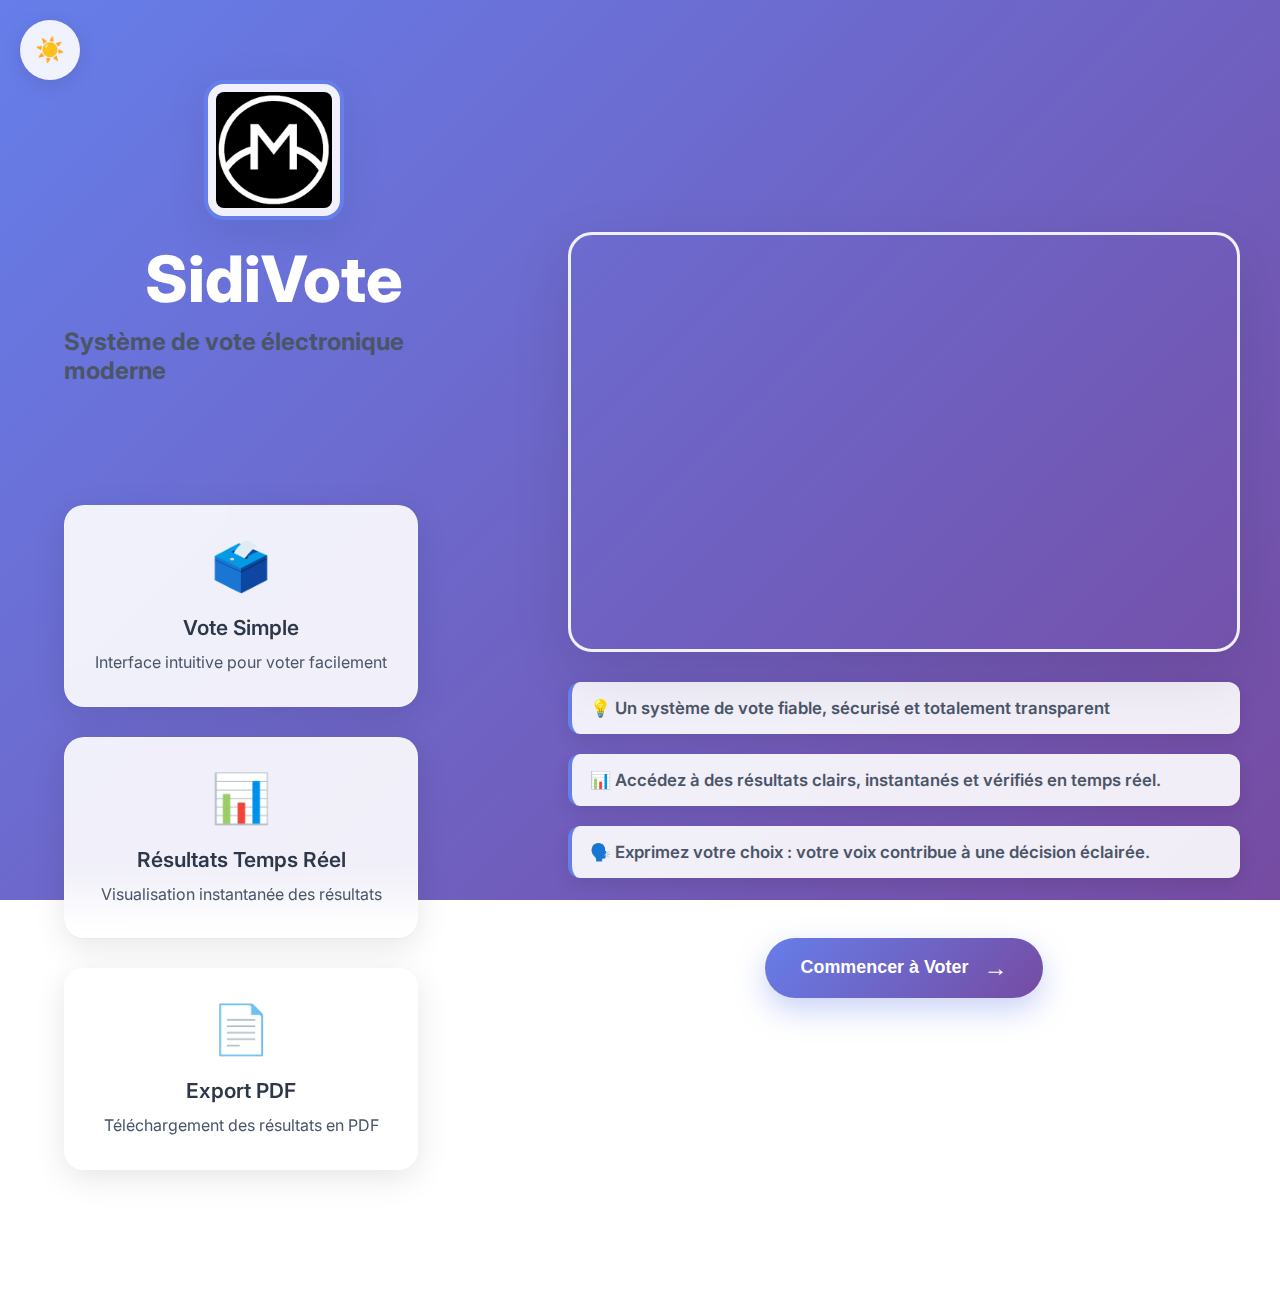
<file: index.html>
<!DOCTYPE html>
<html lang="fr">
<head>
  <meta charset="UTF-8">
  <meta name="viewport" content="width=device-width, initial-scale=1.0">
  <meta name="theme-color" content="#4F46E5">
  <meta name="description" content="Application de vote électronique moderne et sécurisée">
  <meta name="mobile-web-app-capable" content="yes">
  <meta name="apple-mobile-web-app-capable" content="yes">
  <meta name="apple-mobile-web-app-status-bar-style" content="black-translucent">
  <meta name="apple-mobile-web-app-title" content="SidiVote">
  <title>SidiVote - Accueil</title>
  <link rel="manifest" href="manifest.json">
  <link rel="apple-touch-icon" href="favicon.png">
  <link rel="preconnect" href="https://fonts.googleapis.com">
  <link rel="preconnect" href="https://fonts.gstatic.com" crossorigin>
  <link href="https://fonts.googleapis.com/css2?family=Inter:wght@400;500;600;700;800&display=swap" rel="stylesheet">
  <link rel="stylesheet" href="./Styles/home.css">
  <link rel="icon" type="image/png" href="favicon.png">
</head>
<body class="home-page">
  <!-- Bouton mode sombre/clair -->
  <button class="theme-toggle" onclick="toggleTheme()" aria-label="Changer de thème">
    <span class="sun">☀️</span>
    <span class="moon">🌙</span>
  </button>

  <div class="hero-container">
    <!-- Section principale -->
    <div class="hero-content">
      <div class="logo-section">
        <img src="./images/mon_logo.png" alt="Logo SidiVote" class="hero-logo">
        <h1 class="hero-title">SidiVote</h1>
        <p class="hero-subtitle">Système de vote électronique moderne</p>
      </div>

      <div class="features-grid">
        <div class="feature-card">
          <div class="feature-icon">🗳️</div>
          <h3>Vote Simple</h3>
          <p>Interface intuitive pour voter facilement</p>
        </div>
        <div class="feature-card">
          <div class="feature-icon">📊</div>
          <h3>Résultats Temps Réel</h3>
          <p>Visualisation instantanée des résultats</p>
        </div>
        <div class="feature-card">
          <div class="feature-icon">📄</div>
          <h3>Export PDF</h3>
          <p>Téléchargement des résultats en PDF</p>
        </div>
      </div>

      <!-- bouton déplacé vers la section des conseils/slideshow -->
    </div>

    <!-- Slideshow images -->
    <div class="image-slideshow">
      <div class="slideshow-container">
        <img src="./images/istockphoto-1498776269-612x612.jpg" alt="Vote" class="slide">
        <img src="./images/pexels-element5-1550337.jpg" alt="Vote" class="slide">
        <img src="./images/pexels-edmond-dantes-7103203.jpg" alt="Vote" class="slide">
      </div>
      <div class="slideshow-tips">
        <div class="tip-text">💡 Un système de vote fiable, sécurisé et totalement transparent</div>
        <div class="tip-text">📊 Accédez à des résultats clairs, instantanés et vérifiés en temps réel.</div>
        <div class="tip-text">🗣️ Exprimez votre choix : votre voix contribue à une décision éclairée.</div>
      </div>
      <div class="slideshow-actions">
        <button class="start-btn" onclick="startVoting()">
          <span>Commencer à Voter</span>
          <div class="btn-arrow">→</div>
        </button>
      </div>
    </div>
  </div>

    <script src="./Scripts/theme.js"></script>
  <script src="./Scripts/home.js"></script>
  <script>
    if ('serviceWorker' in navigator) {
      navigator.serviceWorker.register('/sw.js')
        .then(() => console.log('Service Worker enregistré'))
        .catch(err => console.log('Erreur Service Worker:', err));
    }
  </script>
</body>
</html>
</file>
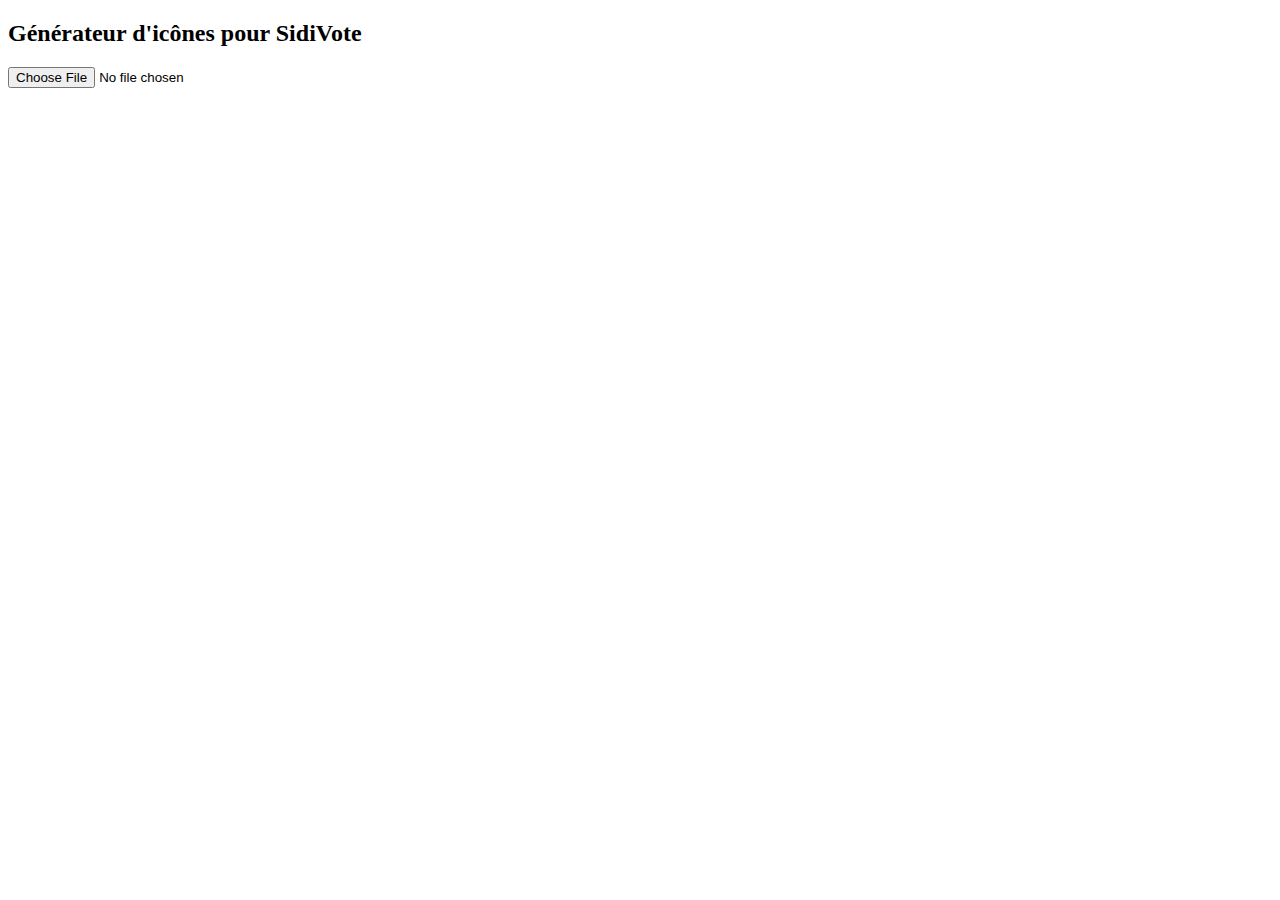
<file: icon-generator.html>
<!DOCTYPE html>
<html>
<head>
  <meta charset="UTF-8">
  <title>Générateur d'icônes PWA</title>
</head>
<body>
  <h2>Générateur d'icônes pour SidiVote</h2>
  <input type="file" id="upload" accept="image/*">
  <canvas id="canvas" style="display:none;"></canvas>
  <div id="downloads"></div>
  
  <script>
    document.getElementById('upload').addEventListener('change', function(e) {
      const file = e.target.files[0];
      const img = new Image();
      const reader = new FileReader();
      
      reader.onload = function(event) {
        img.src = event.target.result;
        img.onload = function() {
          const sizes = [72, 96, 128, 144, 152, 192, 384, 512];
          const downloads = document.getElementById('downloads');
          downloads.innerHTML = '';
          
          sizes.forEach(size => {
            const canvas = document.createElement('canvas');
            canvas.width = size;
            canvas.height = size;
            const ctx = canvas.getContext('2d');
            ctx.drawImage(img, 0, 0, size, size);
            
            canvas.toBlob(blob => {
              const url = URL.createObjectURL(blob);
              const a = document.createElement('a');
              a.href = url;
              a.download = `icon-${size}x${size}.png`;
              a.textContent = `Télécharger ${size}x${size}`;
              a.style.display = 'block';
              a.style.margin = '5px';
              downloads.appendChild(a);
            });
          });
        };
      };
      reader.readAsDataURL(file);
    });
  </script>
</body>
</html>
</file>
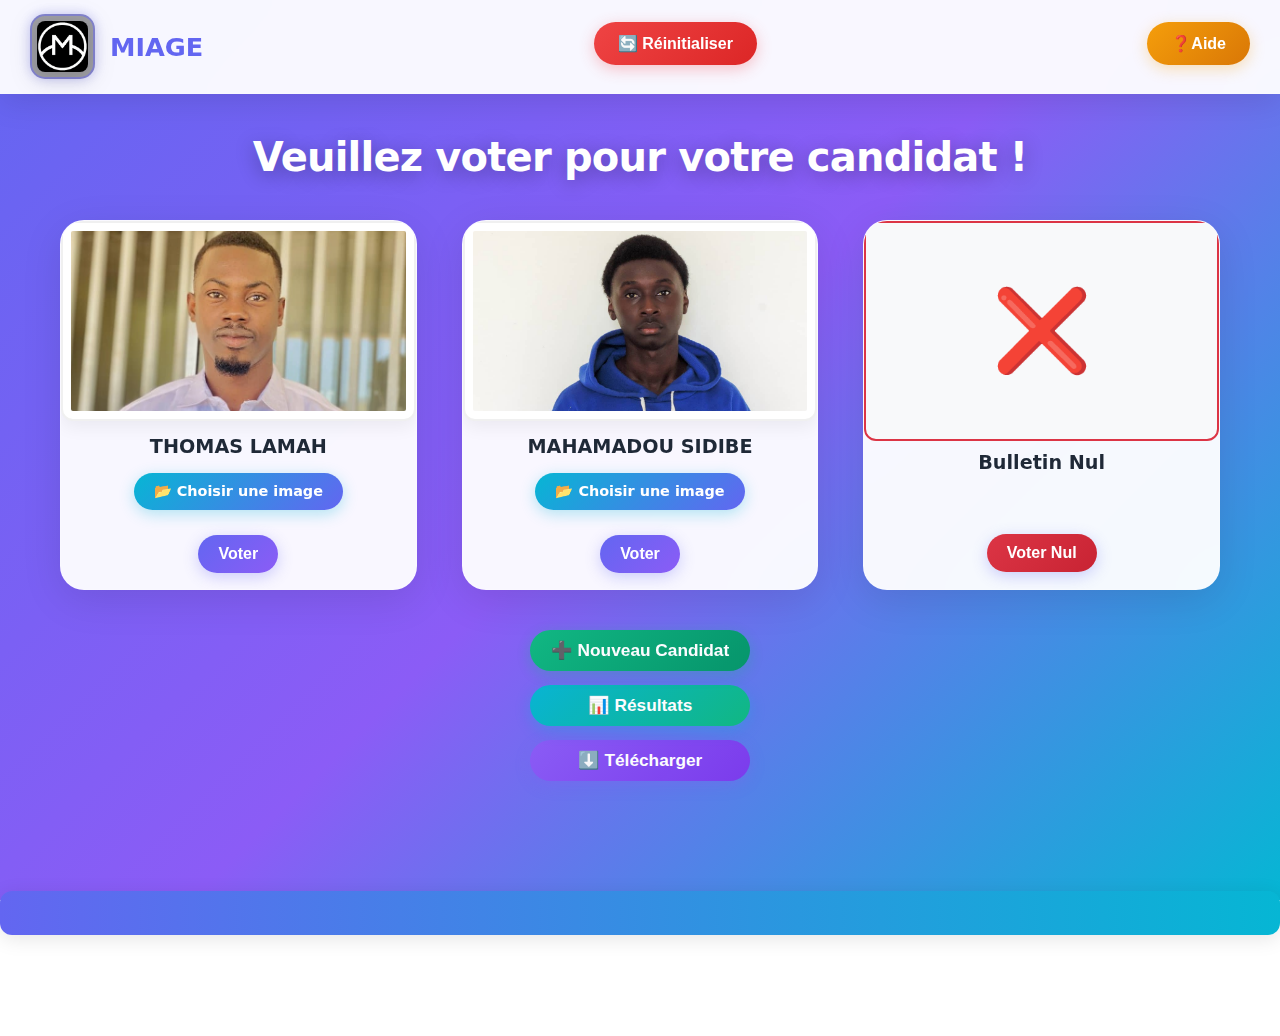
<file: Pages/page.html>
<!DOCTYPE html>
<html lang="fr">
<head>
  <meta charset="UTF-8">
  <meta name="viewport" content="width=device-width, initial-scale=1.0">
  <meta name="theme-color" content="#4F46E5">
  <meta name="mobile-web-app-capable" content="yes">
  <meta name="apple-mobile-web-app-capable" content="yes">
  <meta name="apple-mobile-web-app-status-bar-style" content="black-translucent">
  <title>SidiVote - Vote pour les candidats</title>
  <link rel="manifest" href="../manifest.json">
  <link rel="apple-touch-icon" href="../favicon.png">
  <link rel="preconnect" href="https://fonts.googleapis.com">
  <link rel="preconnect" href="https://fonts.gstatic.com" crossorigin>
  <link href="https://fonts.googleapis.com/css2?family=Inter:wght@400;500;600;700;800&display=swap" rel="stylesheet">
  <script src="https://cdnjs.cloudflare.com/ajax/libs/html2canvas/1.4.1/html2canvas.min.js"></script>
  <script src="https://cdnjs.cloudflare.com/ajax/libs/jspdf/2.5.1/jspdf.umd.min.js"></script>
  <script src="../Scripts/script.js" defer></script>
  <script src="../Scripts/theme.js"></script>
  <link rel="stylesheet" href="../Styles/style.css">
  <link rel="icon" type="image/png" href="favicon.png">
</head>
<body>

  <!-- Header avec logo et bouton reset -->
  <header>
    <div class="logo">
      <img src="../images/mon_logo.png" alt="Logo">
      <span>MIAGE</span>
    </div>
    <button class="reset-btn" onclick="resetCandidates()">🔄 Réinitialiser</button>
    <button onclick="showHelp()" class="help-btn">❓Aide</button>
  </header>
    <!-- Zone d'aide -->
<div id="help-box" class="help-box">
  <h3>Comment utiliser ce site de votes ?</h3>
  <p>
    1️⃣ <strong>Modifier les candidats :</strong> cliquez sur le nom ou l'image pour les changer selon les informations du candidat.<br>
    2️⃣ <strong>Nouveau candidat :</strong> cliquez sur "Nouveau candidat" pour ajouter un nouveau candidat.<br>
    3️⃣ <strong>Voter :</strong> Cliquez sur "Voter" et confirmer votre vote.<br>
    4️⃣ <strong>Nul :</strong> Cliquez sur "Nul" et confirmer que vous n'avez pas voté pour un candidat. <br>
    5️⃣ <strong>Réinitialiser :</strong> "Réinitialiser" Réinitialise aux valeurs par défaut les profils des candidats.<br>
    6️⃣ <strong>Résultats :</strong> Cliquez sur "Résultats" pour voir le total et le pourcentage des votes.<br>
    7️⃣ <strong>Télécharger :</strong> Cliquez sur "Télécharger" pour exporter les résultats au format PDF.<br>
  </p>
  <button onclick="hideHelp()">Fermer</button>
</div>

  <main>
  <h1>Veuillez voter pour votre candidat !</h1>

  <div class="candidates" id="candidates"></div>

  <!-- Boutons d'actions superposés -->
  <div class="action-stack" aria-label="Actions">
    <button class="add-btn" onclick="addCandidate()" aria-label="Ajouter un candidat">➕ Nouveau Candidat</button>
    <button class="results-btn" onclick="showResults()" aria-label="Voir les votes">📊 Résultats</button>
    <button class="pdf-btn" onclick="exportResultsToPDF()" aria-label="Exporter en PDF">⬇️ Télécharger</button>
  </div>

  <div class="results" id="results"></div>
</main>

  <div class="marquee-container">
    <p class="marquee-text">Bienvenue sur mon application de votes.</p>
  </div>

  <div class="signature-footer">
    <footer>Copyright © 24/08/2025 by 51D1B3</footer>
  </div>
  <!-- Rapport PDF invisible (sera rempli par JS) -->
<div id="pdf-section" style="display:none;"></div>

</body>
</html>
</file>
<file: Styles/home.css>
/* Variables CSS pour les thèmes */
:root {
  --bg-primary: linear-gradient(135deg, #667eea 0%, #764ba2 100%);
  --bg-secondary: rgba(255, 255, 255, 0.95);
  --text-primary: #2d3748;
  --text-secondary: #4a5568;
  --text-accent: #667eea;
  --card-bg: rgba(255, 255, 255, 0.9);
  --shadow: rgba(0, 0, 0, 0.1);
}

[data-theme="dark"] {
  --bg-primary: linear-gradient(135deg, #1a202c 0%, #2d3748 100%);
  --bg-secondary: rgba(45, 55, 72, 0.95);
  --text-primary: #f7fafc;
  --text-secondary: #e2e8f0;
  --text-accent: #90cdf4;
  --card-bg: rgba(45, 55, 72, 0.9);
  --shadow: rgba(0, 0, 0, 0.3);
}

* {
  margin: 0;
  padding: 0;
  box-sizing: border-box;
}

body {
  font-family: "Inter", sans-serif;
  background: var(--bg-primary);
  background-attachment: fixed;
  color: var(--text-primary);
  min-height: 100vh;
  overflow-x: hidden;
  transition: all 0.3s ease;
}

/* Bouton de changement de thème (visible seulement sur home.html) */
.theme-toggle {
  position: absolute;
  top: 20px;
  left: 20px;
  width: 60px;
  height: 60px;
  border: none;
  border-radius: 50%;
  background: var(--card-bg);
  backdrop-filter: blur(10px);
  cursor: pointer;
  z-index: 1000;
  transition: all 0.3s ease;
  box-shadow: 0 4px 20px var(--shadow);
  display: block;
}

/* Masquer le bouton mode sur les autres pages */
body:not(.home-page) .theme-toggle {
  display: none;
}

.theme-toggle:hover {
  transform: scale(1.1);
}

.theme-toggle .sun,
.theme-toggle .moon {
  font-size: 24px;
  transition: all 0.3s ease;
}

.theme-toggle .moon {
  display: none;
}

[data-theme="dark"] .theme-toggle .sun {
  display: none;
}

[data-theme="dark"] .theme-toggle .moon {
  display: inline;
}

/* Container principal */
.hero-container {
  min-height: 100vh;
  display: grid;
  grid-template-columns: 1fr 1fr;
  align-items: center;
  gap: 60px;
  padding: 60px 40px;
  position: relative;
}

.hero-content {
  text-align: left;
  display: flex;
  flex-direction: column;
  align-items: flex-start;
  width: 100%;
  max-width: 720px;
  padding: 20px 24px;
}

/* Section logo */
.logo-section {
  margin-bottom: 60px;
  animation: fadeInUp 1s ease-out;
  display: flex;
  flex-direction: column;
  align-items: center;
  justify-content: center;
  /* span both grid columns so logo is centered on the whole page */
  grid-column: 1 / -1;
}

.hero-logo {
  width: 140px;
  height: 140px;
  margin: 0 auto 20px auto;
  filter: drop-shadow(0 8px 16px var(--shadow));
  animation: float 3s ease-in-out infinite;
  border: 4px solid var(--text-accent);
  border-radius: 20px;
  padding: 8px;
  background: var(--card-bg);
  box-shadow: 0 0 20px rgba(102, 126, 234, 0.4);
}

.hero-title {
  font-size: 4rem;
  font-weight: 800;
  margin-bottom: 10px;
  color: white;
  animation: fadeInUp 1s ease-out 0.2s both;
}

.hero-subtitle {
  font-size: 1.5rem;
  color: var(--text-secondary);
  font-weight: 700;
  animation: fadeInUp 1s ease-out 0.4s both;
}

/* Grille des fonctionnalités */
.features-grid {
  display: grid;
  grid-template-columns: repeat(auto-fit, minmax(250px, 1fr));
  gap: 30px;
  margin: 60px 0;
  animation: fadeInUp 1s ease-out 0.6s both;
}

.feature-card {
  background: var(--card-bg);
  backdrop-filter: blur(20px);
  border-radius: 20px;
  padding: 30px;
  text-align: center;
  transition: all 0.3s ease;
  border: 1px solid rgba(255, 255, 255, 0.2);
  box-shadow: 0 8px 32px var(--shadow);
}

.feature-card:hover {
  transform: translateY(-10px);
  box-shadow: 0 20px 40px var(--shadow);
}

.feature-icon {
  font-size: 3rem;
  margin-bottom: 20px;
  animation: bounce 2s infinite;
}

.feature-card h3 {
  font-size: 1.3rem;
  font-weight: 600;
  margin-bottom: 10px;
  color: var(--text-primary);
}

.feature-card p {
  color: var(--text-secondary);
  line-height: 1.6;
}

/* Bouton principal */
.start-btn {
  background: linear-gradient(135deg, #667eea, #764ba2);
  color: white;
  border: none;
  padding: 20px 40px;
  border-radius: 50px;
  font-size: 1.2rem;
  font-weight: 600;
  cursor: pointer;
  display: inline-flex;
  align-items: center;
  gap: 15px;
  transition: all 0.3s ease;
  box-shadow: 0 8px 25px rgba(102, 126, 234, 0.4);
  animation: fadeInUp 1s ease-out 0.8s both;
}

.start-btn:hover {
  transform: translateY(-3px);
  box-shadow: 0 15px 35px rgba(102, 126, 234, 0.6);
}

.btn-arrow {
  font-size: 1.5rem;
  transition: transform 0.3s ease;
}

.start-btn:hover .btn-arrow {
  transform: translateX(5px);
}

/* Image Slideshow */
.image-slideshow {
  position: relative;
  width: 100%;
  height: auto;
  display: flex;
  flex-direction: column;
  gap: 20px;
  animation: fadeInUp 1s ease-out 0.6s both;
  z-index: 2;
}

.slideshow-container {
  position: relative;
  width: 100%;
  aspect-ratio: 16/10;
  border-radius: 24px;
  overflow: hidden;
  box-shadow: 0 20px 60px var(--shadow);
  border: 3px solid var(--card-bg);
  min-height: 420px;
}

.slide {
  position: absolute;
  width: 100%;
  height: 100%;
  object-fit: cover;
  opacity: 0;
  animation: slideTransition 12s ease-in-out infinite;
}

.slide:nth-child(1) {
  animation-delay: 0s;
}

.slide:nth-child(2) {
  animation-delay: 4s;
}

.slide:nth-child(3) {
  animation-delay: 8s;
}

@keyframes slideTransition {
  0%, 32% { opacity: 1; }
  34%, 100% { opacity: 0; }
}

/* Slideshow tips */
.slideshow-tips {
  margin-top: 10px;
  display: flex;
  flex-direction: column;
  gap: 20px; /* increased vertical spacing between tip items */
  animation: fadeInUp 1s ease-out 0.8s both;
}

.tip-text {
  text-align: left;
  padding: 16px 18px; /* slightly larger vertical padding */
  background: var(--card-bg);
  border-radius: 12px;
  color: var(--text-secondary);
  font-size: 1.05rem;
  font-weight: 600;
  border-left: 4px solid var(--text-accent);
  transition: all 0.25s ease;
  box-shadow: 0 6px 18px var(--shadow);
}

.tip-text:hover {
  transform: translateX(6px);
  box-shadow: 0 10px 24px var(--shadow);
}

/* Actions under slideshow (start button) */
.slideshow-actions {
  display: flex;
  justify-content: center; /* center the button under the tips */
  padding: 40px 0 80px 0; /* increased space above and below the button */
}

.slideshow-actions .start-btn {
  padding: 16px 36px;
  border-radius: 36px;
  font-size: 1.12rem;
  box-shadow: 0 12px 30px rgba(102,126,234,0.35);
}

/* Footer */
.home-footer {
  text-align: center;
  padding: 30px 20px;
  background: var(--bg-secondary);
  backdrop-filter: blur(20px);
  color: var(--text-secondary);
  border-top: 1px solid rgba(255, 255, 255, 0.1);
}

.home-footer p {
  margin: 5px 0;
}

/* Animations */
@keyframes fadeInUp {
  from {
    opacity: 0;
    transform: translateY(30px);
  }
  to {
    opacity: 1;
    transform: translateY(0);
  }
}

@keyframes float {
  0%, 100% { transform: translateY(0px); }
  50% { transform: translateY(-20px); }
}

@keyframes bounce {
  0%, 20%, 50%, 80%, 100% { transform: translateY(0); }
  40% { transform: translateY(-10px); }
  60% { transform: translateY(-5px); }
}



/* Responsive */
@media (max-width: 768px) {
  .hero-title {
    font-size: 2.5rem;
  }
  
  .hero-subtitle {
    font-size: 1.2rem;
  }
  
  .features-grid {
    grid-template-columns: 1fr;
    gap: 20px;
  }
  
  .floating-img {
    width: 60px;
    height: 60px;
  }
  
  .theme-toggle {
    width: 50px;
    height: 50px;
  }
  
  .image-slideshow {
    position: relative;
    width: 100%;
  }
}

@media (max-width: 480px) {
  .image-slideshow {
    position: relative;
    width: 100%;
  }
  
  .slideshow-tips {
    gap: 8px;
  }
  
  .tip-text {
    padding: 8px 12px;
    font-size: 0.9rem;
  }
}
</file>
<file: Styles/style.css>
/* Reset */
* {
  margin: 0;
  padding: 0;
  box-sizing: border-box;
}

/* Couleurs dynamiques et modernes */
:root {
  --primary: #6366f1;
  --secondary: #8b5cf6;
  --accent: #06b6d4;
  --success: #10b981;
  --warning: #f59e0b;
  --danger: #ef4444;
  --white: #ffffff;
  --gray-50: #f9fafb;
  --gray-100: #f3f4f6;
  --gray-800: #1f2937;
  --gray-900: #111827;
  --bg-primary: linear-gradient(135deg, var(--primary) 0%, var(--secondary) 50%, var(--accent) 100%);
  --bg-card: rgba(255, 255, 255, 0.95);
  --text-primary: var(--gray-900);
  --text-secondary: var(--gray-800);
}

[data-theme="dark"] {
  --primary: #818cf8;
  --secondary: #a78bfa;
  --accent: #22d3ee;
  --white: #1f2937;
  --gray-50: #374151;
  --gray-100: #4b5563;
  --gray-800: #f9fafb;
  --gray-900: #ffffff;
  --bg-primary: linear-gradient(135deg, #1f2937 0%, #374151 50%, #111827 100%);
  --bg-card: rgba(31, 41, 55, 0.95);
  --text-primary: #ffffff;
  --text-secondary: #f9fafb;
}

body {
  font-family: "Inter", "Segoe UI", system-ui, sans-serif;
  background: var(--bg-primary);
  background-attachment: fixed;
  color: var(--text-primary);
  min-height: 100vh;
  animation: gradientShift 8s ease-in-out infinite;
  transition: all 0.3s ease;
}

@keyframes gradientShift {
  0%, 100% { background: linear-gradient(135deg, var(--primary) 0%, var(--secondary) 50%, var(--accent) 100%); }
  50% { background: linear-gradient(135deg, var(--accent) 0%, var(--primary) 50%, var(--secondary) 100%); }
}

/* Header moderne et glassmorphism */
header {
  display: flex;
  align-items: center;
  justify-content: space-between;
  padding: 12px 30px;
  background: rgba(255, 255, 255, 0.95);
  backdrop-filter: blur(20px);
  border-bottom: 1px solid rgba(255, 255, 255, 0.2);
  box-shadow: 0 8px 32px rgba(0, 0, 0, 0.1);
}

header .logo {
  display: flex;
  align-items: center;
  gap: 15px;
  font-weight: 700;
  font-size: 1.6rem;
  color: var(--primary);
  transition: transform 0.3s ease;
}

header .logo:hover {
  transform: scale(1.05);
}

header img {
  height: 65px;
  width: 65px;
  padding: 5px;
  background: rgba(0, 0, 0, 0.35);
  border-radius: 15px;
  object-fit: contain;
  filter: drop-shadow(0 4px 10px rgba(0, 0, 0, 0.15));
  transition: transform 0.2s ease, background 0.2s ease;
  border: 2px solid rgba(99, 102, 241, 0.5);
  box-shadow: 0 0 12px rgba(99, 102, 241, 0.3);
}

header img:hover {
  transform: rotate(4deg) scale(1.06);
  background: rgba(0, 0, 0, 0.5);
  border-color: rgba(99, 102, 241, 0.8);
  box-shadow: 0 0 18px rgba(99, 102, 241, 0.5);
}

/* Contenu principal moderne */
main {
  padding: 40px 20px;
  text-align: center;
  max-width: 1400px;
  margin: 0 auto;
}

h1 {
  color: var(--white);
  margin-bottom: 40px;
  font-size: 2.5rem;
  font-weight: 800;
  text-shadow: 0 4px 20px rgba(0, 0, 0, 0.3);
  letter-spacing: -0.02em;
  animation: fadeInUp 1s ease-out;
}

@keyframes fadeInUp {
  from {
    opacity: 0;
    transform: translateY(30px);
  }
  to {
    opacity: 1;
    transform: translateY(0);
  }
}

/* Grille responsive moderne */
.candidates {
  display: grid;
  grid-template-columns: repeat(auto-fit, minmax(240px, 1fr));
  gap: 45px;
  margin: 40px auto;
  max-width: 1200px;
  padding: 0 20px;
}

.candidate {
  background: var(--bg-card);
  backdrop-filter: blur(20px);
  border-radius: 24px;
  overflow: hidden;
  box-shadow: 0 10px 40px rgba(0, 0, 0, 0.1);
  border: 1px solid rgba(255, 255, 255, 0.2);
  transition: all 0.4s cubic-bezier(0.175, 0.885, 0.32, 1.275);
  position: relative;
}

/* Bouton de changement de thème */
.theme-toggle {
  position: fixed;
  top: 20px;
  right: 20px;
  width: 50px;
  height: 50px;
  border: none;
  border-radius: 50%;
  background: var(--bg-card);
  backdrop-filter: blur(10px);
  cursor: pointer;
  z-index: 1000;
  transition: all 0.3s ease;
  box-shadow: 0 4px 20px rgba(0, 0, 0, 0.1);
  display: flex;
  align-items: center;
  justify-content: center;
}

.theme-toggle:hover {
  transform: scale(1.1);
}

.theme-toggle .sun,
.theme-toggle .moon {
  font-size: 20px;
  transition: all 0.3s ease;
}

.theme-toggle .moon {
  display: none;
}

[data-theme="dark"] .theme-toggle .sun {
  display: none;
}

[data-theme="dark"] .theme-toggle .moon {
  display: inline;
}

.candidate::before {
  content: '';
  position: absolute;
  top: 0;
  left: 0;
  right: 0;
  height: 4px;
  background: linear-gradient(90deg, var(--primary), var(--accent));
  transform: scaleX(0);
  transition: transform 0.3s ease;
}

.candidate:hover {
  transform: translateY(-12px) scale(1.02);
  box-shadow: 0 20px 60px rgba(0, 0, 0, 0.15);
}

.candidate:hover::before {
  transform: scaleX(1);
}

.candidate img {
  width: 100%;
  height: 200px; /* réduit pour diminuer la taille du bloc */
  object-fit: cover;
  transition: transform 0.4s ease;
  padding: 8px;
  background: #ffffff;
  border-radius: 12px;
  border: 2px solid rgba(0,0,0,0.06);
  box-shadow: 0 6px 18px rgba(0,0,0,0.06);
}

.candidate:hover img {
  transform: scale(1.05);
}

.candidate h3 {
  margin: 10px 0;
  font-size: 1.2rem;
  font-weight: 600;
  color: var(--gray-800);
  transition: color 0.3s ease;
}

.candidate:hover h3 {
  color: var(--primary);
}

button {
  margin: 10px 0 16px;
  padding: 10px 20px;
  border: none;
  border-radius: 50px;
  background: linear-gradient(135deg, var(--primary), var(--secondary));
  color: var(--white);
  font-size: 1rem;
  font-weight: 600;
  cursor: pointer;
  transition: all 0.3s cubic-bezier(0.175, 0.885, 0.32, 1.275);
  position: relative;
  overflow: hidden;
  box-shadow: 0 4px 15px rgba(99, 102, 241, 0.3);
}

button::before {
  content: '';
  position: absolute;
  top: 0;
  left: -100%;
  width: 100%;
  height: 100%;
  background: linear-gradient(90deg, transparent, rgba(255, 255, 255, 0.2), transparent);
  transition: left 0.5s;
}

button:hover {
  transform: translateY(-2px);
  box-shadow: 0 8px 25px rgba(99, 102, 241, 0.4);
}

button:hover::before {
  left: 100%;
}

button:active {
  transform: translateY(0);
}

/* Boutons spéciaux */
.results-btn {
  margin-top: 30px;
  background: linear-gradient(135deg, var(--accent), var(--success));
  font-weight: 700;
  font-size: 1.1rem;
  padding: 15px 30px;
  box-shadow: 0 4px 15px rgba(6, 182, 212, 0.3);
}

.results-btn:hover {
  box-shadow: 0 8px 25px rgba(6, 182, 212, 0.4);
}

.add-btn {
  background: linear-gradient(135deg, var(--success), #059669);
  font-weight: 700;
  font-size: 1.1rem;
  padding: 15px 30px;
  margin: 30px auto;
  display: block;
  box-shadow: 0 4px 15px rgba(16, 185, 129, 0.3);
}

.add-btn:hover {
  box-shadow: 0 8px 25px rgba(16, 185, 129, 0.4);
}

.results {
  margin-top: 50px;
  animation: fadeInUp 0.8s ease-out;
}

.results h2 {
  color: var(--white);
  margin-bottom: 30px;
  font-size: 2rem;
  font-weight: 700;
  text-shadow: 0 4px 20px rgba(0, 0, 0, 0.3);
}

.results .candidate h3 {
  color: var(--gray-800);
}

.votes {
  font-weight: 700;
  color: var(--primary);
  margin-bottom: 15px;
  font-size: 1.1rem;
}
/* Barre de progression moderne */
.progress-bar {
  width: 100%;
  height: 8px;
  background: var(--gray-100);
  border-radius: 10px;
  margin: 10px 0;
  overflow: hidden;
  position: relative;
}

.progress-fill {
  height: 100%;
  background: linear-gradient(90deg, var(--primary), var(--accent));
  border-radius: 10px;
  transition: width 1s cubic-bezier(0.25, 0.46, 0.45, 0.94);
  position: relative;
  overflow: hidden;
}

.progress-fill::after {
  content: '';
  position: absolute;
  top: 0;
  left: 0;
  bottom: 0;
  right: 0;
  background: linear-gradient(90deg, transparent, rgba(255, 255, 255, 0.3), transparent);
  animation: shimmer 2s infinite;
}

@keyframes shimmer {
  0% { transform: translateX(-100%); }
  100% { transform: translateX(100%); }
}

/* Boutons spéciaux */
.reset-btn {
  background: linear-gradient(135deg, var(--danger), #dc2626);
  color: white;
  border: none;
  padding: 12px 24px;
  border-radius: 50px;
  cursor: pointer;
  font-size: 1rem;
  font-weight: 600;
  transition: all 0.3s cubic-bezier(0.175, 0.885, 0.32, 1.275);
  box-shadow: 0 4px 15px rgba(239, 68, 68, 0.3);
}

.reset-btn:hover {
  transform: translateY(-2px);
  box-shadow: 0 8px 25px rgba(239, 68, 68, 0.4);
}

.help-btn {
  background: linear-gradient(135deg, var(--warning), #d97706);
  color: white;
  border: none;
  padding: 12px 24px;
  border-radius: 50px;
  cursor: pointer;
  font-size: 1rem;
  font-weight: 600;
  transition: all 0.3s cubic-bezier(0.175, 0.885, 0.32, 1.275);
  box-shadow: 0 4px 15px rgba(245, 158, 11, 0.3);
}

.help-btn:hover {
  transform: translateY(-2px);
  box-shadow: 0 8px 25px rgba(245, 158, 11, 0.4);
}

.pdf-btn {
  background: linear-gradient(135deg, var(--secondary), #7c3aed);
  box-shadow: 0 4px 15px rgba(139, 92, 246, 0.3);
}

.pdf-btn:hover {
  box-shadow: 0 8px 25px rgba(139, 92, 246, 0.4);
}

/* Container to stack action buttons vertically */
.action-stack {
  display: flex;
  flex-direction: column;
  align-items: center;
  gap: 14px; /* espace vertical identique entre les boutons */
  width: 220px;
  margin: 30px auto;
}

.action-stack button {
  position: relative;
  transform: none;
  display: inline-block;
  width: 100%;
  max-width: 220px;
  opacity: 0.98;
  cursor: pointer;
  transition: transform 160ms ease, opacity 160ms ease;
  padding: 10px 18px;
  font-size: 0.95rem;
  border-radius: 40px;
  margin: 0; /* supprime marges externes pour un gap uniforme */
}

.action-stack .add-btn { z-index: 3; }
.action-stack .results-btn { z-index: 2; }
.action-stack .pdf-btn { z-index: 1; }

/* Increase font size for the three action labels */
.action-stack .add-btn,
.action-stack .results-btn,
.action-stack .pdf-btn {
  font-size: 1.08rem; /* légèrement plus grand */
  font-weight: 700;
}

/* Upload d'image moderne */
.file-upload {
  margin: 15px 0;
  display: flex;
  flex-direction: column;
  align-items: center;
}

.file-upload input[type="file"] {
  display: none;
}

.file-upload label {
  background: linear-gradient(135deg, var(--accent), var(--primary));
  color: white;
  padding: 10px 20px;
  border-radius: 50px;
  cursor: pointer;
  transition: all 0.3s cubic-bezier(0.175, 0.885, 0.32, 1.275);
  font-size: 0.9rem;
  font-weight: 600;
  box-shadow: 0 4px 15px rgba(6, 182, 212, 0.3);
}

.file-upload label:hover {
  transform: translateY(-2px);
  box-shadow: 0 8px 25px rgba(6, 182, 212, 0.4);
}

/* Marquee moderne */
.marquee-container {
  width: 100%;
  overflow: hidden;
  background: linear-gradient(90deg, var(--primary), var(--accent));
  color: white;
  border-radius: 12px;
  padding: 12px 0;
  margin: 20px 0;
  box-shadow: 0 4px 20px rgba(0, 0, 0, 0.1);
}

.marquee-text {
  display: inline-block;
  white-space: nowrap;
  padding-left: 100%;
  animation: marquee 20s linear infinite;
  font-weight: 600;
  font-size: 1.1rem;
  letter-spacing: 0.5px;
}

@keyframes marquee {
  0% { transform: translateX(0%); }
  100% { transform: translateX(-100%); }
}

/* Footer moderne */
.signature-footer {
  font-size: 1rem;
  color: rgba(255, 255, 255, 0.9);
  margin-top: 40px;
  padding: 20px;
  text-align: center;
  background: rgba(255, 255, 255, 0.1);
  backdrop-filter: blur(10px);
  border-radius: 12px;
  border: 1px solid rgba(255, 255, 255, 0.2);
  font-weight: 500;
}

/* Boîte d'aide moderne */
.help-box {
  display: none;
  position: fixed;
  top: 50%;
  left: 50%;
  transform: translate(-50%, -50%);
  width: 90%;
  max-width: 650px;
  background: rgba(255, 255, 255, 0.95);
  backdrop-filter: blur(20px);
  color: var(--white);
  border: 1px solid rgba(255, 255, 255, 0.2);
  border-radius: 20px;
  padding: 30px;
  font-size: 1.1rem;
  line-height: 1.6;
  z-index: 1000;
  box-shadow: 0 20px 60px rgba(0, 0, 0, 0.2);
  animation: fadeInScale 0.3s ease-out;
}

@keyframes fadeInScale {
  from {
    opacity: 0;
    transform: translate(-50%, -50%) scale(0.9);
  }
  to {
    opacity: 1;
    transform: translate(-50%, -50%) scale(1);
  }
}

.help-box h3 {
  font-size: 1.5rem;
  margin-bottom: 20px;
  color: var(--primary);
  font-weight: 700;
}

.help-box button {
  margin: 25px auto 0;
  padding: 12px 24px;
  border: none;
  background: linear-gradient(135deg, var(--primary), var(--secondary));
  color: white;
  border-radius: 50px;
  cursor: pointer;
  font-size: 1rem;
  font-weight: 600;
  display: block;
  transition: all 0.3s cubic-bezier(0.175, 0.885, 0.32, 1.275);
  box-shadow: 0 4px 15px rgba(99, 102, 241, 0.3);
}

.help-box button:hover {
  transform: translateY(-2px);
  box-shadow: 0 8px 25px rgba(99, 102, 241, 0.4);
}

/* Le style de la page du pdf généré */
/* Section pour le PDF */
.pdf-report {
  font-family: "Segoe UI", Tahoma, sans-serif;
  padding: 20px;
}

.pdf-header {
  text-align: center;
  margin-bottom: 20px;
}

.pdf-header img {
  height: 70px;
  margin-bottom: 10px;
}

.pdf-title {
  font-size: 26px;
  font-weight: bold;
}

.pdf-datetime {
  font-size: 14px;
  margin-top: 5px;
  color: #444;
}

.pdf-candidate {
  border: 1px solid #ccc;
  border-radius: 10px;
  padding: 12px;
  margin-bottom: 15px;
  display: flex;
  gap: 15px;
}

.pdf-candidate img {
  height: 90px;
  width: 90px;
  border-radius: 8px;
  object-fit: cover;
}

.pdf-winner {
  background: #c8f7c5;
  border: 2px solid #27ae60;
}

.pdf-candidate-info {
  display: flex;
  flex-direction: column;
  justify-content: center;
}

.pdf-candidate-name {
  font-size: 20px;
  font-weight: bold;
}

.pdf-candidate-votes {
  font-size: 16px;
  color: #333;
}

/* Responsive Design */
@media (max-width: 768px) {
  header {
    padding: 15px 20px;
    flex-direction: column;
    gap: 15px;
  }
  
  header .logo {
    font-size: 1.2rem;
  }
  
  main {
    padding: 20px 15px;
  }
  
  h1 {
    font-size: 2rem;
  }
  
  .candidates {
    grid-template-columns: 1fr;
    gap: 20px;
    padding: 0 10px;
  }
  
  .candidate {
    border-radius: 16px;
  }
  
  .help-box {
    width: 95%;
    padding: 20px;
    font-size: 1rem;
  }
  
  .marquee-text {
    font-size: 1rem;
  }
}

@media (max-width: 480px) {
  h1 {
    font-size: 1.5rem;
  }
  
  .candidate img {
    height: 180px;
  }
  
  button {
    padding: 10px 20px;
    font-size: 0.9rem;
  }
  
  .results-btn, .add-btn {
    padding: 12px 24px;
    font-size: 1rem;
  }
}
</file>
